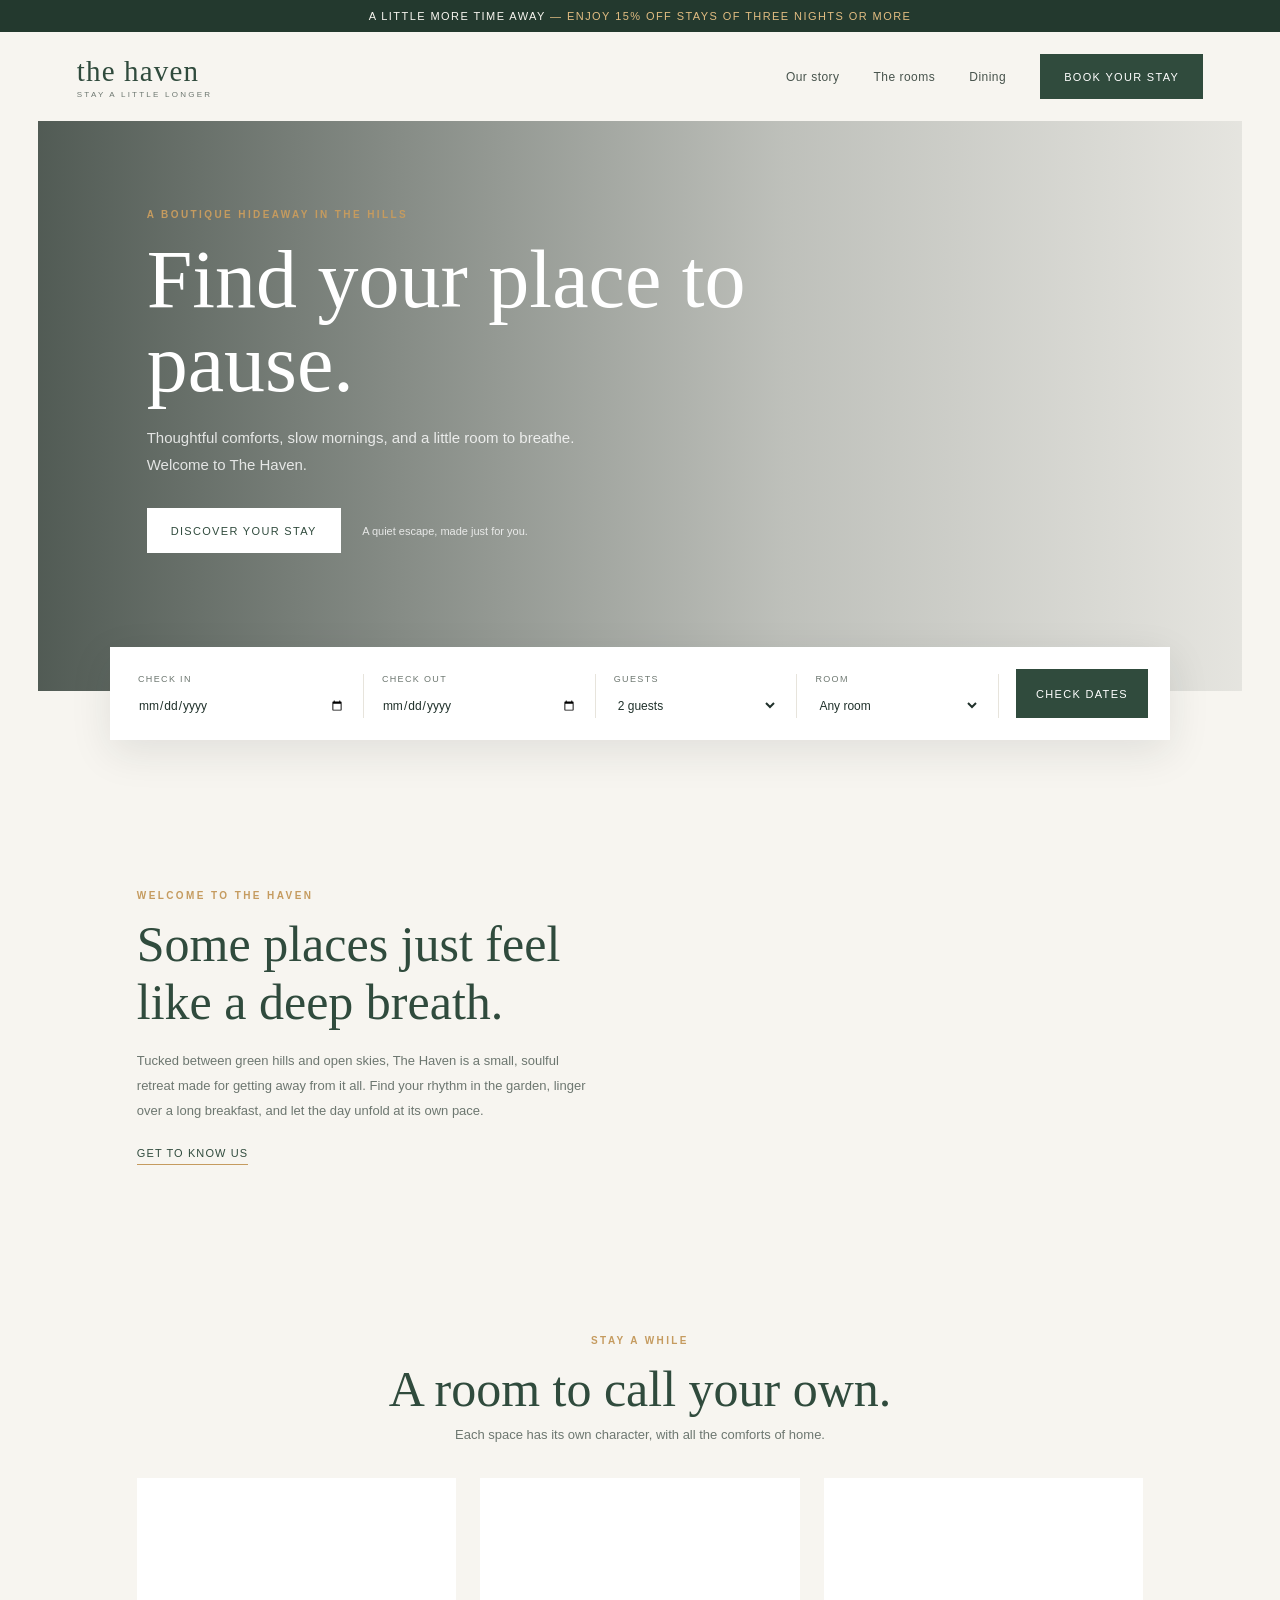
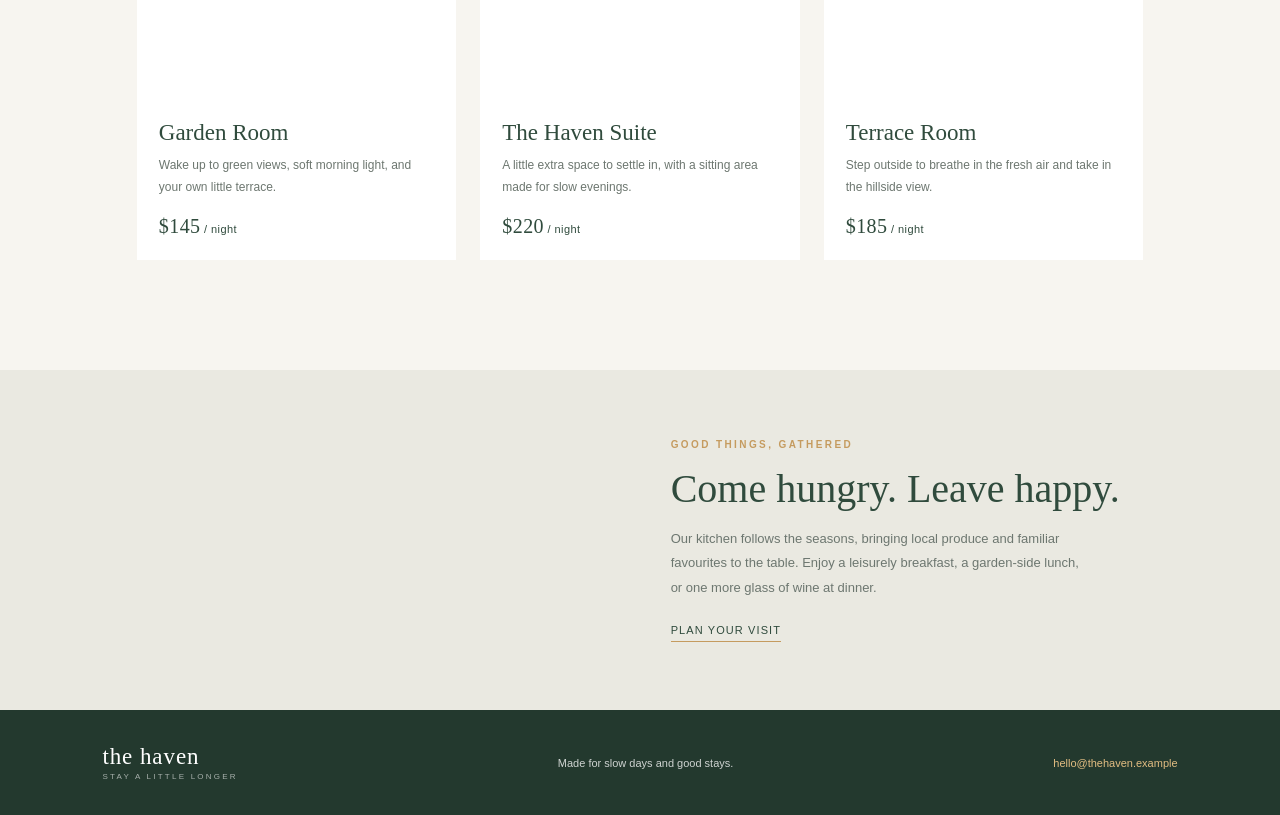
<file: kitchen_1.html>
<!DOCTYPE html>
<html lang="en">
<head>
  <meta charset="UTF-8">
  <meta name="viewport" content="width=device-width, initial-scale=1.0">
  <meta name="theme-color" content="#f7f5f0">
  <title>The Haven — A stay worth slowing down for</title>
  <link rel="stylesheet" href="kitchen_1.css">
</head>
<body>
  <div class="announcement">A little more time away <span>— enjoy 15% off stays of three nights or more</span></div>

  <header>
    <a class="brand" href="#" aria-label="The Haven home">the haven<small>stay a little longer</small></a>
    <nav aria-label="Main navigation">
      <a href="#story">Our story</a>
      <a href="#rooms">The rooms</a>
      <a href="#dining">Dining</a>
      <a class="nav-book" href="#booking">Book your stay</a>
    </nav>
  </header>

  <main>
    <section class="hero" aria-labelledby="hero-title">
      <div class="hero-content">
        <div class="eyebrow">A boutique hideaway in the hills</div>
        <h1 id="hero-title">Find your place to pause.</h1>
        <p>Thoughtful comforts, slow mornings, and a little room to breathe. Welcome to The Haven.</p>
        <a class="button" href="#rooms">Discover your stay</a>
        <span class="hero-note">A quiet escape, made just for you.</span>
      </div>
    </section>

    <form class="booking" id="booking">
      <div class="field">
        <label for="check-in">Check in</label>
        <input id="check-in" name="check-in" type="date" required>
      </div>
      <div class="field">
        <label for="check-out">Check out</label>
        <input id="check-out" name="check-out" type="date" required>
      </div>
      <div class="field">
        <label for="guests">Guests</label>
        <select id="guests" name="guests">
          <option value="1">1 guest</option>
          <option value="2" selected>2 guests</option>
          <option value="3">3 guests</option>
          <option value="4">4 guests</option>
        </select>
      </div>
      <div class="field">
        <label for="room-type">Room</label>
        <select id="room-type" name="room-type">
          <option value="any">Any room</option>
          <option value="garden">Garden room</option>
          <option value="suite">The Haven suite</option>
          <option value="terrace">Terrace room</option>
        </select>
      </div>
      <button class="button" type="submit">Check dates</button>
    </form>

    <section class="section intro" id="story">
      <div>
        <div class="eyebrow">Welcome to The Haven</div>
        <h2>Some places just feel like a deep breath.</h2>
        <p>Tucked between green hills and open skies, The Haven is a small, soulful retreat made for getting away from it all. Find your rhythm in the garden, linger over a long breakfast, and let the day unfold at its own pace.</p>
        <a class="text-link" href="#dining">Get to know us</a>
      </div>
      <div class="intro-image" role="img" aria-label="A calm, sunlit hotel room"></div>
    </section>

    <section class="section rooms" id="rooms">
      <div class="section-heading">
        <div class="eyebrow">Stay a while</div>
        <h2>A room to call your own.</h2>
        <p>Each space has its own character, with all the comforts of home.</p>
      </div>
      <div class="room-grid">
        <article class="room-card">
          <div class="room-image one" role="img" aria-label="A warm, comfortable garden room"></div>
          <div class="room-copy">
            <h3>Garden Room</h3>
            <p>Wake up to green views, soft morning light, and your own little terrace.</p>
            <div class="room-price"><strong>$145</strong> / night</div>
          </div>
        </article>
        <article class="room-card">
          <div class="room-image two" role="img" aria-label="A spacious and inviting suite"></div>
          <div class="room-copy">
            <h3>The Haven Suite</h3>
            <p>A little extra space to settle in, with a sitting area made for slow evenings.</p>
            <div class="room-price"><strong>$220</strong> / night</div>
          </div>
        </article>
        <article class="room-card">
          <div class="room-image three" role="img" aria-label="A peaceful terrace room"></div>
          <div class="room-copy">
            <h3>Terrace Room</h3>
            <p>Step outside to breathe in the fresh air and take in the hillside view.</p>
            <div class="room-price"><strong>$185</strong> / night</div>
          </div>
        </article>
      </div>
    </section>

    <section class="experience" id="dining">
      <div class="experience-image" role="img" aria-label="A beautifully set table at the hotel restaurant"></div>
      <div class="experience-copy">
        <div class="eyebrow">Good things, gathered</div>
        <h2>Come hungry. Leave happy.</h2>
        <p>Our kitchen follows the seasons, bringing local produce and familiar favourites to the table. Enjoy a leisurely breakfast, a garden-side lunch, or one more glass of wine at dinner.</p>
        <a class="text-link" href="#booking">Plan your visit</a>
      </div>
    </section>
  </main>

  <footer>
    <a class="brand" href="#">the haven<small>stay a little longer</small></a>
    <span>Made for slow days and good stays.</span>
    <a href="mailto:hello@thehaven.example">hello@thehaven.example</a>
  </footer>

  <div class="notice" id="booking-notice" role="status" aria-live="polite" hidden></div>

  <script src="kitchen_1.js" defer></script>
</body>
</html>
</file>
<file: kitchen_1.css>
:root {
      color-scheme: light;
      --ink: #20312b;
      --muted: #6d7770;
      --paper: #f7f5f0;
      --green: #304b3d;
      --green-dark: #23392e;
      --gold: #c59b5f;
      --line: #e7e4dc;
      --serif: Georgia, "Times New Roman", serif;
      --sans: "Segoe UI", Arial, sans-serif;
    }

    * { box-sizing: border-box; }

    html { scroll-behavior: smooth; }

    body {
      margin: 0;
      background: var(--paper);
      color: var(--ink);
      font-family: var(--sans);
      -webkit-font-smoothing: antialiased;
    }

    a { color: inherit; text-decoration: none; }
    button, input, select { font: inherit; }

    .announcement {
      padding: 10px 20px;
      background: var(--green-dark);
      color: #f8f6f0;
      text-align: center;
      font-size: 11px;
      letter-spacing: .13em;
      text-transform: uppercase;
    }

    .announcement span { color: #e2bd82; }

    header {
      position: relative;
      z-index: 2;
      display: flex;
      align-items: center;
      justify-content: space-between;
      max-width: 1280px;
      margin: auto;
      padding: 22px 6%;
    }

    .brand {
      color: var(--green);
      font-family: var(--serif);
      font-size: 29px;
      letter-spacing: .04em;
    }

    .brand small {
      display: block;
      margin-top: 2px;
      color: var(--muted);
      font-family: var(--sans);
      font-size: 8px;
      letter-spacing: .28em;
      text-align: center;
      text-transform: uppercase;
    }

    nav { display: flex; align-items: center; gap: 34px; }

    nav a {
      color: #47534c;
      font-size: 12px;
      letter-spacing: .04em;
    }

    nav a:hover { color: var(--gold); }

    .nav-book, .button {
      display: inline-flex;
      align-items: center;
      justify-content: center;
      min-height: 45px;
      padding: 0 23px;
      border: 1px solid var(--green);
      background: var(--green);
      color: white;
      cursor: pointer;
      font-size: 11px;
      letter-spacing: .12em;
      text-transform: uppercase;
      transition: background .2s, color .2s;
    }

    .nav-book:hover, .button:hover {
      background: var(--green-dark);
      border-color: var(--green-dark);
    }

    .hero {
      position: relative;
      display: flex;
      align-items: center;
      min-height: 570px;
      margin: 0 3%;
      overflow: hidden;
      background:
        linear-gradient(90deg, rgba(20, 34, 27, .73), rgba(20, 34, 27, .25) 62%, rgba(20, 34, 27, .08)),
        url("https://images.unsplash.com/photo-1445019980597-93fa8acb246c?auto=format&fit=crop&w=2000&q=85") center 55% / cover;
      color: white;
    }

    .hero-content {
      width: min(660px, 90%);
      margin-left: 9%;
      padding: 60px 0 110px;
    }

    .eyebrow {
      color: var(--gold);
      font-size: 10px;
      font-weight: 600;
      letter-spacing: .24em;
      text-transform: uppercase;
    }

    h1, h2, h3, p { margin-top: 0; }

    h1 {
      max-width: 620px;
      margin: 18px 0;
      font-family: var(--serif);
      font-size: clamp(48px, 7vw, 82px);
      font-weight: 400;
      line-height: 1.03;
    }

    .hero-content > p {
      max-width: 440px;
      margin-bottom: 30px;
      color: rgba(255,255,255,.82);
      font-size: 15px;
      line-height: 1.8;
    }

    .hero .button { border-color: white; background: white; color: var(--green); }
    .hero .button:hover { border-color: #e9e5db; background: #e9e5db; }
    .hero-note { margin-left: 17px; color: rgba(255,255,255,.8); font-size: 11px; }

    .booking {
      position: relative;
      z-index: 1;
      display: grid;
      grid-template-columns: 1.15fr 1.15fr 1fr 1fr auto;
      align-items: end;
      gap: 0;
      width: min(1060px, 88%);
      margin: -44px auto 0;
      padding: 22px;
      background: white;
      box-shadow: 0 12px 42px rgba(34, 44, 37, .1);
    }

    .field { padding: 0 18px; border-right: 1px solid var(--line); }
    .field:first-child { padding-left: 6px; }
    .field label {
      display: block;
      margin-bottom: 9px;
      color: var(--muted);
      font-size: 9px;
      letter-spacing: .15em;
      text-transform: uppercase;
    }

    .field input, .field select {
      width: 100%;
      min-height: 25px;
      padding: 0;
      border: 0;
      outline: 0;
      background: transparent;
      color: var(--ink);
      font-size: 12px;
    }

    .booking .button { min-height: 49px; margin-left: 17px; padding: 0 19px; }

    .section {
      max-width: 1160px;
      margin: 0 auto;
      padding: 110px 6%;
    }

    .intro {
      display: grid;
      grid-template-columns: 1fr 1fr;
      align-items: center;
      gap: 9%;
    }

    .intro h2, .section-heading h2 {
      margin: 15px 0 18px;
      color: var(--green);
      font-family: var(--serif);
      font-size: clamp(35px, 4vw, 50px);
      font-weight: 400;
      line-height: 1.15;
    }

    .intro p, .room-card p {
      color: var(--muted);
      font-size: 13px;
      line-height: 1.9;
    }

    .text-link {
      display: inline-block;
      margin-top: 10px;
      padding-bottom: 5px;
      border-bottom: 1px solid var(--gold);
      color: var(--green);
      font-size: 11px;
      letter-spacing: .1em;
      text-transform: uppercase;
    }

    .intro-image {
      min-height: 355px;
      background: url("https://images.unsplash.com/photo-1611892440504-42a792e24d32?auto=format&fit=crop&w=1100&q=80") center / cover;
    }

    .rooms { padding-top: 20px; }

    .section-heading { margin-bottom: 36px; text-align: center; }
    .section-heading h2 { margin-bottom: 8px; }
    .section-heading p { color: var(--muted); font-size: 13px; }

    .room-grid { display: grid; grid-template-columns: repeat(3, 1fr); gap: 24px; }

    .room-card { background: white; }

    .room-image {
      height: 220px;
      background-position: center;
      background-size: cover;
    }

    .room-image.one { background-image: url("https://images.unsplash.com/photo-1611892440504-42a792e24d32?auto=format&fit=crop&w=850&q=80"); }
    .room-image.two { background-image: url("https://images.unsplash.com/photo-1616486338812-3dadae4b4ace?auto=format&fit=crop&w=850&q=80"); }
    .room-image.three { background-image: url("https://images.unsplash.com/photo-1590490360182-c33d57733427?auto=format&fit=crop&w=850&q=80"); }

    .room-copy { padding: 22px; }
    .room-copy h3 { margin-bottom: 8px; color: var(--green); font-family: var(--serif); font-size: 23px; font-weight: 400; }
    .room-copy p { margin-bottom: 16px; font-size: 12px; }
    .room-price { color: var(--green); font-size: 11px; letter-spacing: .04em; }
    .room-price strong { font-family: var(--serif); font-size: 20px; font-weight: 400; }

    .experience {
      display: grid;
      grid-template-columns: 1fr 1.15fr;
      min-height: 340px;
      background: #eae9e1;
    }

    .experience-image {
      min-height: 340px;
      background: url("https://images.unsplash.com/photo-1414235077428-338989a2e8c0?auto=format&fit=crop&w=1100&q=80") center / cover;
    }

    .experience-copy { align-self: center; padding: 55px 11%; }
    .experience-copy h2 { margin: 15px 0; color: var(--green); font-family: var(--serif); font-size: 40px; font-weight: 400; }
    .experience-copy p { max-width: 420px; color: var(--muted); font-size: 13px; line-height: 1.9; }

    footer {
      display: flex;
      align-items: center;
      justify-content: space-between;
      padding: 34px 8%;
      background: var(--green-dark);
      color: rgba(255,255,255,.78);
      font-size: 11px;
    }

    footer .brand { color: white; font-size: 23px; }
    footer .brand small { color: rgba(255,255,255,.6); }
    footer a { color: #e2bd82; }

    .notice {
      position: fixed;
      right: 24px;
      bottom: 24px;
      z-index: 5;
      max-width: min(360px, calc(100% - 48px));
      padding: 16px 20px;
      background: var(--green-dark);
      box-shadow: 0 8px 28px rgba(0,0,0,.2);
      color: white;
      font-size: 13px;
      line-height: 1.5;
    }

    .notice[hidden] { display: none; }

    @media (max-width: 760px) {
      header { padding: 18px 5%; }
      nav { gap: 14px; }
      nav a:not(.nav-book) { display: none; }
      .hero { min-height: 520px; margin: 0 12px; background-position: 58% center; }
      .hero-content { margin-left: 7%; padding-bottom: 90px; }
      .booking { grid-template-columns: 1fr 1fr; gap: 20px 10px; width: calc(100% - 36px); margin-top: -35px; padding: 20px; }
      .field { padding: 0 8px; }
      .field:first-child { padding-left: 8px; }
      .field:nth-child(2) { border-right: 0; }
      .booking .button { grid-column: 1 / -1; margin: 0; }
      .section { padding: 75px 7%; }
      .intro, .experience { grid-template-columns: 1fr; gap: 30px; }
      .intro-image { min-height: 280px; }
      .rooms { padding-top: 0; }
      .room-grid { grid-template-columns: 1fr; gap: 18px; }
      .room-image { height: 260px; }
      .experience-image { min-height: 260px; }
      .experience-copy { padding: 10px 7% 55px; }
      footer { flex-wrap: wrap; gap: 20px; }
    }

    @media (max-width: 420px) {
      .announcement { font-size: 9px; }
      .brand { font-size: 25px; }
      .nav-book { min-height: 40px; padding: 0 13px; font-size: 9px; }
      .hero { min-height: 480px; }
      .hero-note { display: block; margin: 16px 0 0; }
    }
</file>
